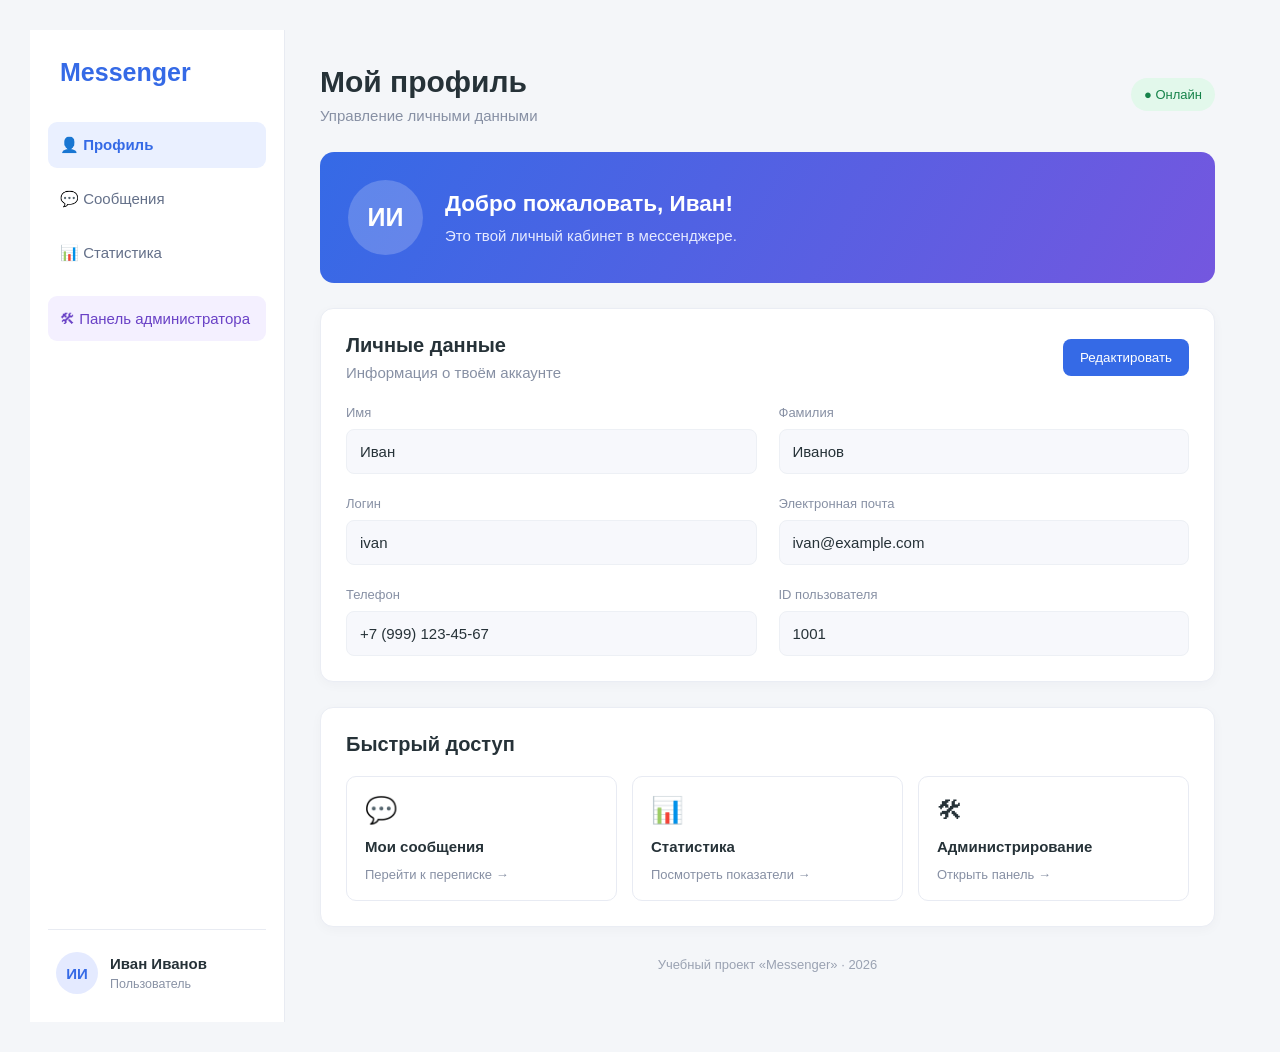
<file: index.html>
<!DOCTYPE html>
<html lang="ru">
<head>
    <meta charset="UTF-8">
    <meta name="viewport" content="width=device-width, initial-scale=1.0">
    <title>Мессенджер — Профиль</title>
    <link rel="stylesheet" href="css/style.css">
</head>
<body>

<div class="app">
    <aside class="sidebar">
        <div class="logo">Messenger</div>

        <nav class="navigation">
            <a href="index.html" class="nav-link active">👤 Профиль</a>
            <a href="massages.html" class="nav-link">💬 Сообщения</a>
            <a href="stats.html" class="nav-link">📊 Статистика</a>
            <a href="admin.html" class="nav-link admin-link">🛠 Панель администратора</a>
        </nav>

        <div class="sidebar-bottom">
            <span class="avatar">ИИ</span>
            <div>
                <strong>Иван Иванов</strong>
                <small>Пользователь</small>
            </div>
        </div>
    </aside>

    <main class="main-content">
        <header class="page-header">
            <div>
                <h1>Мой профиль</h1>
                <p>Управление личными данными</p>
            </div>
            <span class="online-badge">● Онлайн</span>
        </header>

        <section class="welcome-card">
            <div class="large-avatar">ИИ</div>
            <div>
                <h2>Добро пожаловать, Иван!</h2>
                <p>Это твой личный кабинет в мессенджере.</p>
            </div>
        </section>

        <section class="card">
            <div class="section-heading">
                <div>
                    <h2>Личные данные</h2>
                    <p>Информация о твоём аккаунте</p>
                </div>
                <button class="button" type="button">Редактировать</button>
            </div>

            <div class="profile-grid">
                <div class="field">
                    <label>Имя</label>
                    <div class="field-value">Иван</div>
                </div>

                <div class="field">
                    <label>Фамилия</label>
                    <div class="field-value">Иванов</div>
                </div>

                <div class="field">
                    <label>Логин</label>
                    <div class="field-value">ivan</div>
                </div>

                <div class="field">
                    <label>Электронная почта</label>
                    <div class="field-value">ivan@example.com</div>
                </div>

                <div class="field">
                    <label>Телефон</label>
                    <div class="field-value">+7 (999) 123-45-67</div>
                </div>

                <div class="field">
                    <label>ID пользователя</label>
                    <div class="field-value">1001</div>
                </div>
            </div>
        </section>

        <section class="card">
            <h2>Быстрый доступ</h2>

            <div class="quick-links">
                <a href="messages.html" class="quick-card">
                    <span class="quick-icon">💬</span>
                    <strong>Мои сообщения</strong>
                    <span>Перейти к переписке →</span>
                </a>

                <a href="stats.html" class="quick-card">
                    <span class="quick-icon">📊</span>
                    <strong>Статистика</strong>
                    <span>Посмотреть показатели →</span>
                </a>

                <a href="admin.html" class="quick-card">
                    <span class="quick-icon">🛠</span>
                    <strong>Администрирование</strong>
                    <span>Открыть панель →</span>
                </a>
            </div>
        </section>

        <footer class="footer">
            Учебный проект «Messenger» · 2026
        </footer>
    </main>
</div>

</body>
</html>
</file>
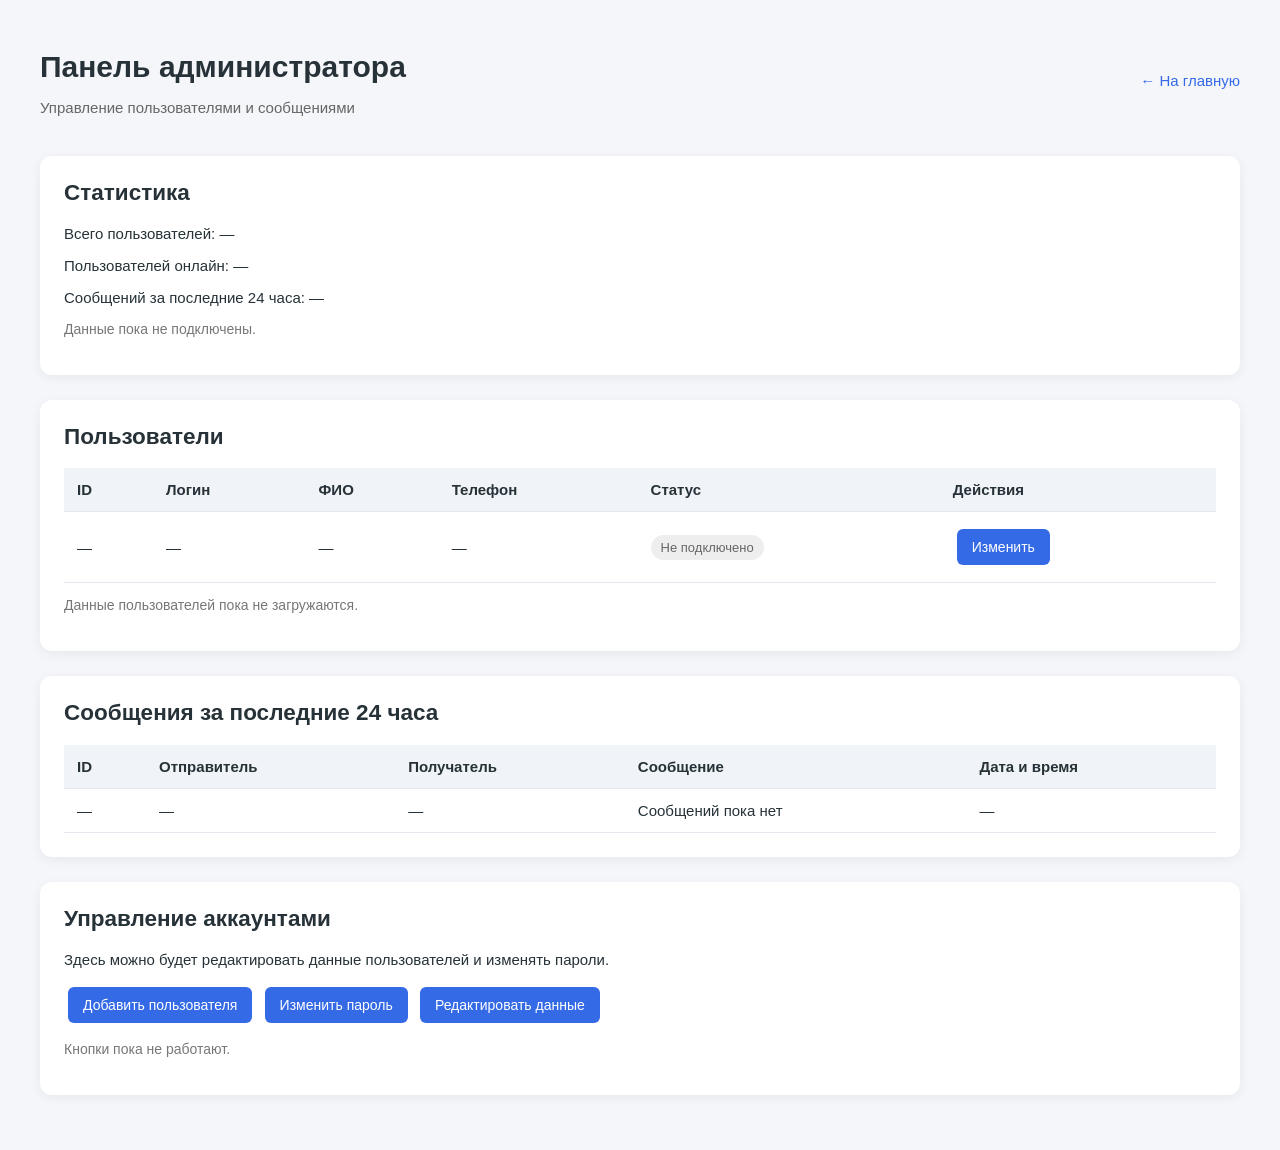
<file: admin.html>
<!DOCTYPE html>
<html lang="ru">
<head>
    <meta charset="UTF-8">
    <meta name="viewport" content="width=device-width, initial-scale=1.0">
    <title>Панель администратора</title>
    <link rel="stylesheet" href="css/style.css">
</head>
<body>
<div class="admin-container">
    <header class="admin-header">
        <div>
            <h1>Панель администратора</h1>
            <p>Управление пользователями и сообщениями</p>
        </div>
        <a href="index.html" class="back-link">← На главную</a>
    </header>
    <!-- Статистика -->
    <section class="admin-card">
        <h2>Статистика</h2>
        <p>Всего пользователей: —</p>
        <p>Пользователей онлайн: —</p>
        <p>Сообщений за последние 24 часа: —</p>
        <p class="placeholder">Данные пока не подключены.</p>
    </section>
    <!-- Пользователи -->
    <section class="admin-card">
        <h2>Пользователи</h2>
        <table class="admin-table">
            <thead>
                <tr>
                    <th>ID</th>
                    <th>Логин</th>
                    <th>ФИО</th>
                    <th>Телефон</th>
                    <th>Статус</th>
                    <th>Действия</th>
                </tr>
            </thead>
            <tbody>
                <tr>
                    <td>—</td>
                    <td>—</td>
                    <td>—</td>
                    <td>—</td>
                    <td><span class="status">Не подключено</span></td>
                    <td>
                        <button type="button" class="admin-btn">
                            Изменить
                        </button>
                    </td>
                </tr>
            </tbody>
        </table>
        <p class="placeholder">
            Данные пользователей пока не загружаются.
        </p>
    </section>
    <!-- Сообщения -->
    <section class="admin-card">
        <h2>Сообщения за последние 24 часа</h2>
        <table class="admin-table">
            <thead>
                <tr>
                    <th>ID</th>
                    <th>Отправитель</th>
                    <th>Получатель</th>
                    <th>Сообщение</th>
                    <th>Дата и время</th>
                </tr>
            </thead>
            <tbody>
                <tr>
                    <td>—</td>
                    <td>—</td>
                    <td>—</td>
                    <td>Сообщений пока нет</td>
                    <td>—</td>
                </tr>
            </tbody>
        </table>
    </section>
    <!-- Управление аккаунтами -->
    <section class="admin-card">
        <h2>Управление аккаунтами</h2>
        <p>
            Здесь можно будет редактировать данные пользователей
            и изменять пароли.
        </p>
        <button type="button" class="admin-btn">
            Добавить пользователя
        </button>
        <button type="button" class="admin-btn">
            Изменить пароль
        </button>
        <button type="button" class="admin-btn">
            Редактировать данные
        </button>
        <p class="placeholder">
            Кнопки пока не работают.
        </p>
    </section>
</div>
</body>
</html>
</file>
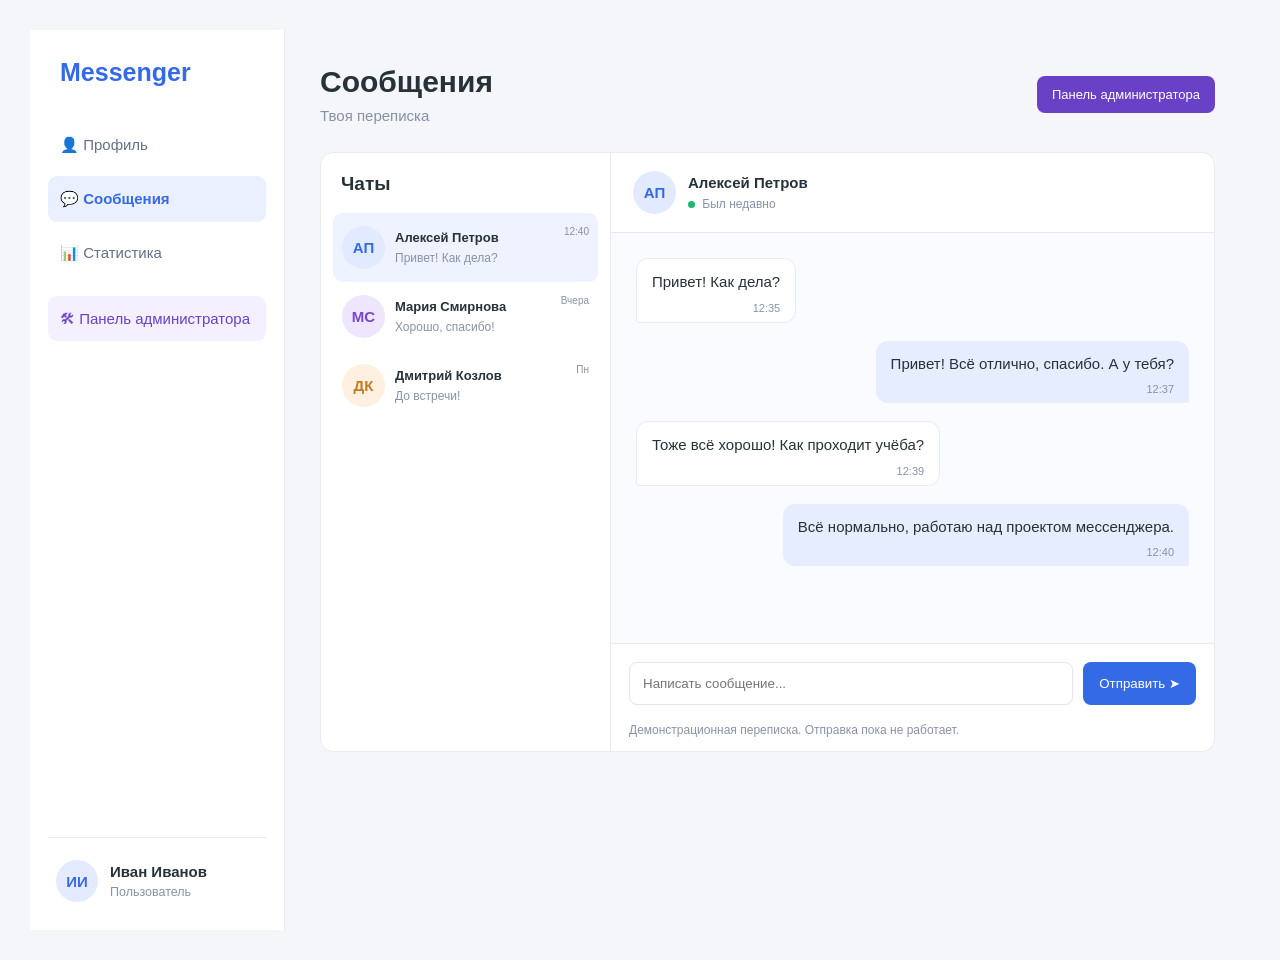
<file: massages.html>
<!DOCTYPE html>
<html lang="ru">

<head>
    <meta charset="UTF-8">
    <meta name="viewport" content="width=device-width, initial-scale=1.0">
    <title>Мессенджер — Сообщения</title>
    <link rel="stylesheet" href="css/style.css">
    <link rel="stylesheet" href="css/messages.css">
</head>

<body>

    <div class="app">
        <aside class="sidebar">
            <div class="logo">Messenger</div>

            <nav class="navigation">
                <a href="index.html" class="nav-link">👤 Профиль</a>
                <a href="massages.html" class="nav-link active">💬 Сообщения</a>
                <a href="stats.html" class="nav-link">📊 Статистика</a>
                <a href="admin.html" class="nav-link admin-link">🛠 Панель администратора</a>
            </nav>

            <div class="sidebar-bottom">
                <span class="avatar">ИИ</span>
                <div>
                    <strong>Иван Иванов</strong>
                    <small>Пользователь</small>
                </div>
            </div>
        </aside>

        <main class="main-content messages-content">
            <header class="page-header">
                <div>
                    <h1>Сообщения</h1>
                    <p>Твоя переписка</p>
                </div>
                <a href="admin.html" class="admin-button">Панель администратора</a>
            </header>

            <section class="chat-layout">
                <aside class="contacts">
                    <h2>Чаты</h2>

                    <div class="contact active-contact">
                        <div class="contact-avatar blue">АП</div>
                        <div class="contact-info">
                            <strong>Алексей Петров</strong>
                            <p>Привет! Как дела?</p>
                        </div>
                        <span class="contact-time">12:40</span>
                    </div>

                    <div class="contact">
                        <div class="contact-avatar purple">МС</div>
                        <div class="contact-info">
                            <strong>Мария Смирнова</strong>
                            <p>Хорошо, спасибо!</p>
                        </div>
                        <span class="contact-time">Вчера</span>
                    </div>

                    <div class="contact">
                        <div class="contact-avatar orange">ДК</div>
                        <div class="contact-info">
                            <strong>Дмитрий Козлов</strong>
                            <p>До встречи!</p>
                        </div>
                        <span class="contact-time">Пн</span>
                    </div>
                </aside>

                <section class="chat-window">
                    <header class="chat-header">
                        <div class="contact-avatar blue">АП</div>
                        <div>
                            <strong>Алексей Петров</strong>
                            <p><span class="online-dot"></span> Был недавно</p>
                        </div>
                    </header>

                    <div class="chat-messages">
                        <div class="message received">
                            <p>Привет! Как дела?</p>
                            <span>12:35</span>
                        </div>

                        <div class="message sent">
                            <p>Привет! Всё отлично, спасибо. А у тебя?</p>
                            <span>12:37</span>
                        </div>

                        <div class="message received">
                            <p>Тоже всё хорошо! Как проходит учёба?</p>
                            <span>12:39</span>
                        </div>

                        <div class="message sent">
                            <p>Всё нормально, работаю над проектом мессенджера.</p>
                            <span>12:40</span>
                        </div>
                    </div>

                    <form class="message-form">
                        <input type="text" placeholder="Написать сообщение..." aria-label="Сообщение">
                        <button type="button">Отправить ➤</button>
                    </form>
                    <p class="demo-note">Демонстрационная переписка. Отправка пока не работает.</p>
                </section>
            </section>
        </main>
    </div>

</body>

</html>
</file>
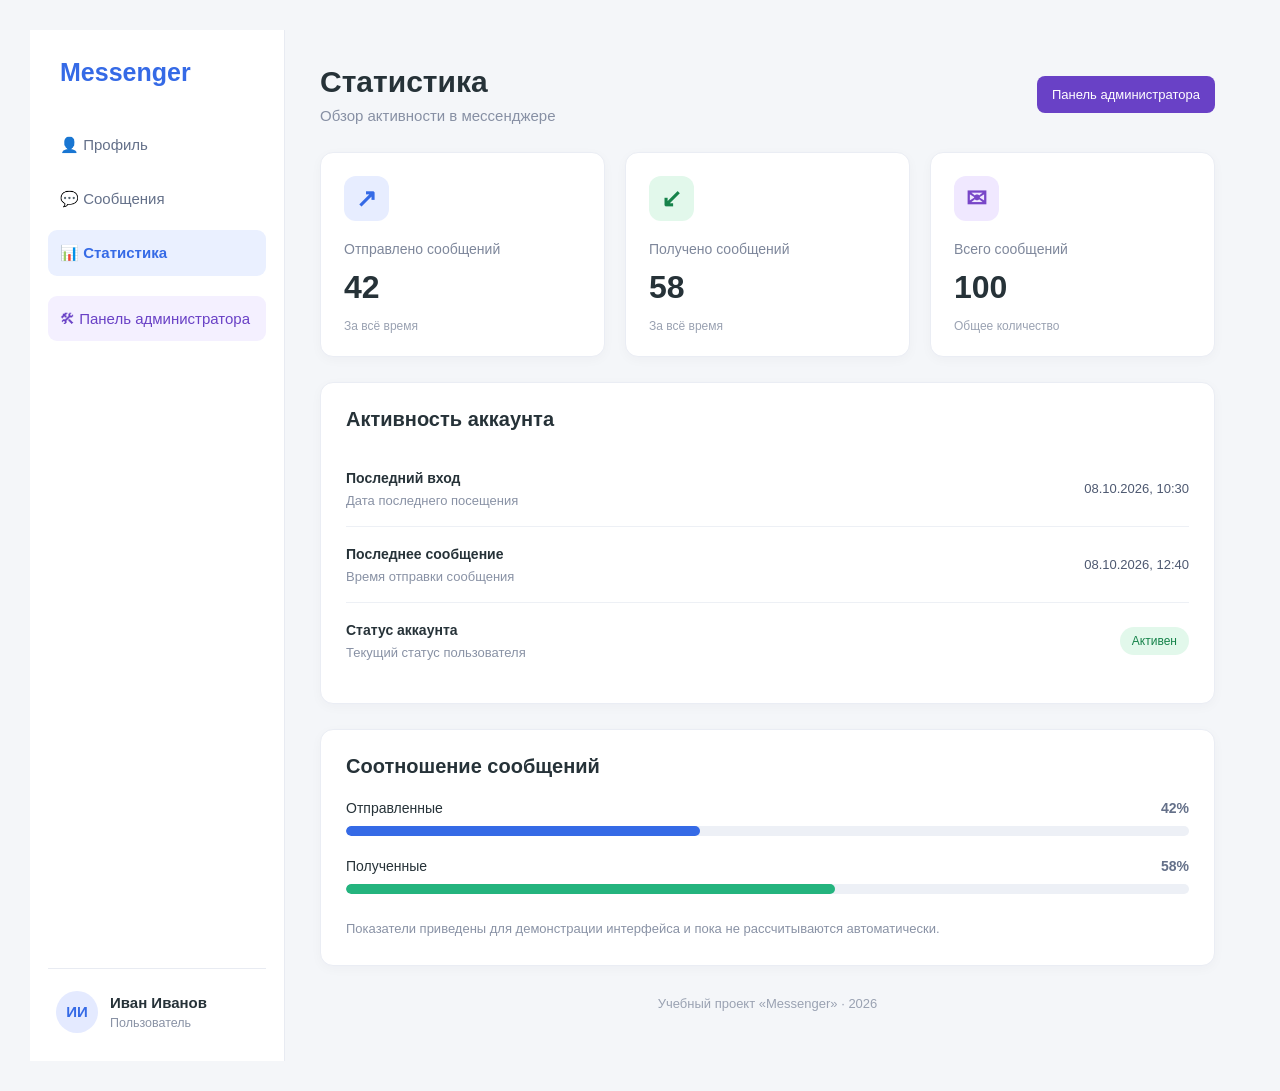
<file: stats.html>
<!DOCTYPE html>
<html lang="ru">
<head>
    <meta charset="UTF-8">
    <meta name="viewport" content="width=device-width, initial-scale=1.0">
    <title>Мессенджер — Статистика</title>
    <link rel="stylesheet" href="css/style.css">
    <link rel="stylesheet" href="css/stats.css">
</head>
<body>

<div class="app">
    <aside class="sidebar">
        <div class="logo">Messenger</div>

        <nav class="navigation">
            <a href="index.html" class="nav-link">👤 Профиль</a>
            <a href="massages.html" class="nav-link">💬 Сообщения</a>
            <a href="stats.html" class="nav-link active">📊 Статистика</a>
            <a href="admin.html" class="nav-link admin-link">🛠 Панель администратора</a>
        </nav>

        <div class="sidebar-bottom">
            <span class="avatar">ИИ</span>
            <div>
                <strong>Иван Иванов</strong>
                <small>Пользователь</small>
            </div>
        </div>
    </aside>

    <main class="main-content">
        <header class="page-header">
            <div>
                <h1>Статистика</h1>
                <p>Обзор активности в мессенджере</p>
            </div>

            <a href="admin.html" class="stats-admin-button">
                Панель администратора
            </a>
        </header>

        <section class="stats-grid">
            <div class="stat-card">
                <div class="stat-icon sent-icon">↗</div>
                <p>Отправлено сообщений</p>
                <h2>42</h2>
                <span>За всё время</span>
            </div>

            <div class="stat-card">
                <div class="stat-icon received-icon">↙</div>
                <p>Получено сообщений</p>
                <h2>58</h2>
                <span>За всё время</span>
            </div>

            <div class="stat-card">
                <div class="stat-icon total-icon">✉</div>
                <p>Всего сообщений</p>
                <h2>100</h2>
                <span>Общее количество</span>
            </div>
        </section>

        <section class="card">
            <h2>Активность аккаунта</h2>

            <div class="activity-row">
                <div>
                    <strong>Последний вход</strong>
                    <p>Дата последнего посещения</p>
                </div>
                <span class="activity-value">08.10.2026, 10:30</span>
            </div>

            <div class="activity-row">
                <div>
                    <strong>Последнее сообщение</strong>
                    <p>Время отправки сообщения</p>
                </div>
                <span class="activity-value">08.10.2026, 12:40</span>
            </div>

            <div class="activity-row">
                <div>
                    <strong>Статус аккаунта</strong>
                    <p>Текущий статус пользователя</p>
                </div>
                <span class="account-status">Активен</span>
            </div>
        </section>

        <section class="card">
            <h2>Соотношение сообщений</h2>

            <div class="bar-label">
                <span>Отправленные</span>
                <strong>42%</strong>
            </div>
            <div class="progress">
                <div class="progress-fill sent-fill"></div>
            </div>

            <div class="bar-label">
                <span>Полученные</span>
                <strong>58%</strong>
            </div>
            <div class="progress">
                <div class="progress-fill received-fill"></div>
            </div>

            <p class="stats-note">
                Показатели приведены для демонстрации интерфейса
                и пока не рассчитываются автоматически.
            </p>
        </section>

        <footer class="footer">
            Учебный проект «Messenger» · 2026
        </footer>
    </main>
</div>

</body>
</html>
</file>
<file: css/style.css>
* {
    box-sizing: border-box;
}

body {
    margin: 0;
    background: #f4f6fb;
    color: #253047;
    font-family: Arial, sans-serif;
    font-size: 15px;
}

a {
    color: inherit;
    text-decoration: none;
}

.app {
    display: flex;
    min-height: 100vh;
}

.sidebar {
    width: 255px;
    flex-shrink: 0;
    background: #fff;
    border-right: 1px solid #e8ebf2;
    padding: 28px 18px;
    display: flex;
    flex-direction: column;
}

.logo {
    font-size: 25px;
    font-weight: bold;
    color: #356ae6;
    padding: 0 12px 35px;
}

.navigation {
    display: flex;
    flex-direction: column;
    gap: 8px;
}

.nav-link {
    display: block;
    padding: 14px 12px;
    border-radius: 9px;
    color: #647089;
    transition: 0.2s;
}

.nav-link:hover {
    background: #f0f4ff;
    color: #356ae6;
}

.nav-link.active {
    background: #eaf0ff;
    color: #356ae6;
    font-weight: bold;
}

.admin-link {
    margin-top: 12px;
    background: #f4f0ff;
    color: #6941c6;
}

.admin-link:hover {
    background: #e9e0ff;
    color: #5630ad;
}

.sidebar-bottom {
    display: flex;
    align-items: center;
    gap: 12px;
    margin-top: auto;
    padding: 22px 8px 0;
    border-top: 1px solid #e8ebf2;
}

.sidebar-bottom strong,
.sidebar-bottom small {
    display: block;
}

.sidebar-bottom small {
    margin-top: 5px;
    color: #8992a5;
}

.avatar,
.large-avatar {
    display: flex;
    align-items: center;
    justify-content: center;
    border-radius: 50%;
    background: #e4eaff;
    color: #356ae6;
    font-weight: bold;
}

.avatar {
    width: 42px;
    height: 42px;
}

.main-content {
    flex: 1;
    min-width: 0;
    max-width: 1500px;
    margin: 0 auto;
    padding: 35px;
}

.page-header {
    display: flex;
    justify-content: space-between;
    align-items: center;
    gap: 15px;
    margin-bottom: 28px;
}

.page-header h1 {
    margin: 0 0 8px;
    font-size: 30px;
}

.page-header p,
.section-heading p {
    margin: 0;
    color: #8790a4;
}

.online-badge {
    padding: 9px 13px;
    background: #e2f8eb;
    color: #16834a;
    border-radius: 20px;
    font-size: 13px;
}

.welcome-card {
    display: flex;
    align-items: center;
    gap: 22px;
    padding: 28px;
    margin-bottom: 25px;
    border-radius: 14px;
    background: linear-gradient(120deg, #356ae6, #7457df);
    color: white;
}

.large-avatar {
    width: 75px;
    height: 75px;
    flex-shrink: 0;
    background: rgba(255, 255, 255, 0.2);
    color: white;
    font-size: 25px;
}

.welcome-card h2 {
    margin: 0 0 10px;
}

.welcome-card p {
    margin: 0;
    color: #e6eaff;
}

.card {
    background: #fff;
    padding: 25px;
    border: 1px solid #eaedf4;
    border-radius: 13px;
    margin-bottom: 25px;
    box-shadow: 0 3px 12px rgba(20, 35, 70, 0.03);
}

.card h2 {
    margin: 0 0 20px;
    font-size: 20px;
}

.section-heading {
    display: flex;
    justify-content: space-between;
    align-items: center;
    gap: 15px;
    margin-bottom: 24px;
}

.section-heading h2 {
    margin-bottom: 7px;
}

.button {
    border: 0;
    padding: 11px 17px;
    border-radius: 8px;
    background: #356ae6;
    color: #fff;
    cursor: pointer;
}

.button:hover {
    background: #2454c5;
}

.profile-grid {
    display: grid;
    grid-template-columns: repeat(2, minmax(0, 1fr));
    gap: 22px;
}

.field label {
    display: block;
    margin-bottom: 9px;
    color: #8790a4;
    font-size: 13px;
}

.field-value {
    padding: 13px;
    background: #f7f8fc;
    border: 1px solid #edf0f5;
    border-radius: 8px;
    overflow-wrap: anywhere;
}

.quick-links {
    display: grid;
    grid-template-columns: repeat(3, minmax(0, 1fr));
    gap: 15px;
}

.quick-card {
    display: flex;
    flex-direction: column;
    gap: 12px;
    padding: 18px;
    border: 1px solid #e8ebf3;
    border-radius: 10px;
    transition: 0.2s;
}

.quick-card:hover {
    border-color: #9db6ff;
    transform: translateY(-2px);
}

.quick-card>span:last-child {
    color: #8790a4;
    font-size: 13px;
}

.quick-icon {
    font-size: 26px;
}

.footer {
    padding: 5px 0 15px;
    color: #9aa2b2;
    text-align: center;
    font-size: 13px;
}

@media (max-width: 900px) {
    .sidebar {
        width: 210px;
    }

    .main-content {
        padding: 22px;
    }

    .quick-links {
        grid-template-columns: 1fr;
    }
}

@media (max-width: 650px) {
    .app {
        flex-direction: column;
    }

    .sidebar {
        width: 100%;
        padding: 16px;
    }

    .logo {
        padding: 0 8px 15px;
    }

    .navigation {
        display: grid;
        grid-template-columns: repeat(2, minmax(0, 1fr));
    }

    .nav-link {
        font-size: 13px;
        padding: 11px 8px;
    }

    .sidebar-bottom {
        margin-top: 18px;
    }

    .main-content {
        padding: 16px;
    }

    .page-header h1 {
        font-size: 25px;
    }

    .welcome-card {
        padding: 20px;
        gap: 14px;
    }

    .large-avatar {
        width: 55px;
        height: 55px;
    }

    .profile-grid {
        grid-template-columns: 1fr;
    }

    .section-heading {
        align-items: flex-start;
        flex-direction: column;
    }
}

/* Основные настройки */
body {
    margin: 0;
    padding: 30px;
    background: #f4f6f9;
    font-family: Arial, sans-serif;
    color: #263238;
}
.admin-container {
    max-width: 1200px;
    margin: 0 auto;
}
/* Заголовок */
.admin-header {
    display: flex;
    justify-content: space-between;
    align-items: center;
    flex-wrap: wrap;
    gap: 15px;
    margin-bottom: 25px;
}
.admin-header h1 {
    margin-bottom: 10px;
}
.admin-header p {
    color: #666;
}
/* Блоки */
.admin-card {
    background: #fff;
    padding: 24px;
    margin-bottom: 25px;
    border-radius: 12px;
    box-shadow: 0 3px 12px rgba(0, 0, 0, 0.06);
    overflow-x: auto;
}
.admin-card h2 {
    margin-top: 0;
    color: #263238;
}
/* Таблицы */
.admin-table {
    width: 100%;
    border-collapse: collapse;
    min-width: 650px;
}
.admin-table th,
.admin-table td {
    padding: 13px;
    border-bottom: 1px solid #e5e9ef;
    text-align: left;
}
.admin-table th {
    background: #f0f3f8;
    color: #263238;
}
.admin-table tbody tr:hover {
    background: #f8faff;
}
/* Кнопки */
.admin-btn {
    padding: 10px 15px;
    margin: 4px;
    border: none;
    border-radius: 6px;
    background: #356ae6;
    color: #fff;
    font-size: 14px;
    cursor: pointer;
}
.admin-btn:hover {
    background: #2454c5;
}
/* Статус пользователя */
.status {
    display: inline-block;
    padding: 5px 10px;
    border-radius: 15px;
    background: #eeeeee;
    color: #666;
    font-size: 13px;
}
/* Подсказки */
.placeholder {
    color: #777;
    font-size: 14px;
}
/* Ссылка назад */
.back-link {
    color: #356ae6;
    text-decoration: none;
}
.back-link:hover {
    text-decoration: underline;
}
/* Адаптация для телефонов */
@media (max-width: 600px) {
    body {
        padding: 15px;
    }
    .admin-card {
        padding: 15px;
    }
    .admin-header h1 {
        font-size: 25px;
    }
}
</file>
<file: css/messages.css>
.messages-content {
    max-width: 1600px;
}

.admin-button {
    display: inline-block;
    padding: 11px 15px;
    border-radius: 8px;
    background: #6941c6;
    color: #fff;
    font-size: 13px;
}

.admin-button:hover {
    background: #5630ad;
}

.chat-layout {
    display: grid;
    grid-template-columns: 290px minmax(0, 1fr);
    min-height: 600px;
    background: #fff;
    border: 1px solid #e8ebf2;
    border-radius: 13px;
    overflow: hidden;
}

.contacts {
    border-right: 1px solid #e8ebf2;
    padding: 20px 12px;
}

.contacts h2 {
    margin: 0 8px 18px;
    font-size: 19px;
}

.contact {
    display: flex;
    align-items: center;
    gap: 10px;
    padding: 13px 9px;
    border-radius: 9px;
    cursor: pointer;
}

.contact:hover,
.active-contact {
    background: #eef3ff;
}

.contact-avatar {
    display: flex;
    justify-content: center;
    align-items: center;
    width: 43px;
    height: 43px;
    flex-shrink: 0;
    border-radius: 50%;
    font-weight: bold;
}

.blue {
    background: #e1eaff;
    color: #356ae6;
}

.purple {
    background: #eee5ff;
    color: #7846c8;
}

.orange {
    background: #fff0df;
    color: #c57b24;
}

.contact-info {
    min-width: 0;
    flex: 1;
}

.contact-info strong {
    display: block;
    font-size: 13px;
}

.contact-info p {
    margin: 6px 0 0;
    color: #8992a5;
    font-size: 12px;
    overflow: hidden;
    white-space: nowrap;
    text-overflow: ellipsis;
}

.contact-time {
    align-self: flex-start;
    color: #8992a5;
    font-size: 10px;
}

.chat-window {
    display: flex;
    flex-direction: column;
    min-width: 0;
}

.chat-header {
    display: flex;
    align-items: center;
    gap: 12px;
    padding: 18px 22px;
    border-bottom: 1px solid #e8ebf2;
}

.chat-header p {
    margin: 6px 0 0;
    color: #8992a5;
    font-size: 12px;
}

.online-dot {
    display: inline-block;
    width: 7px;
    height: 7px;
    margin-right: 4px;
    border-radius: 50%;
    background: #22b573;
}

.chat-messages {
    display: flex;
    flex-direction: column;
    gap: 18px;
    flex: 1;
    padding: 25px;
    background: #fafbfe;
}

.message {
    max-width: 75%;
    padding: 12px 15px 8px;
    border-radius: 12px;
}

.message p {
    margin: 0 0 8px;
    line-height: 1.5;
    overflow-wrap: anywhere;
}

.message span {
    display: block;
    text-align: right;
    color: #8992a5;
    font-size: 11px;
}

.received {
    align-self: flex-start;
    background: #fff;
    border: 1px solid #e8ebf2;
    border-bottom-left-radius: 3px;
}

.sent {
    align-self: flex-end;
    background: #e6edff;
    border-bottom-right-radius: 3px;
}

.message-form {
    display: flex;
    gap: 10px;
    padding: 18px;
    border-top: 1px solid #e8ebf2;
}

.message-form input {
    flex: 1;
    min-width: 0;
    padding: 13px;
    border: 1px solid #e0e5ef;
    border-radius: 8px;
    outline: none;
}

.message-form input:focus {
    border-color: #356ae6;
}

.message-form button {
    padding: 12px 16px;
    border: 0;
    border-radius: 8px;
    background: #356ae6;
    color: #fff;
    cursor: pointer;
}

.demo-note {
    margin: 0;
    padding: 0 18px 14px;
    color: #8992a5;
    font-size: 12px;
}

@media (max-width: 850px) {
    .chat-layout {
        grid-template-columns: 1fr;
    }

    .contacts {
        border-right: 0;
        border-bottom: 1px solid #e8ebf2;
    }

    .contact {
        max-width: 100%;
    }

    .chat-messages {
        min-height: 300px;
        padding: 16px;
    }
}

@media (max-width: 500px) {
    .message {
        max-width: 90%;
    }

    .message-form {
        flex-wrap: wrap;
        padding: 12px;
    }

    .message-form button {
        width: 100%;
    }
}
</file>
<file: css/stats.css>
.stats-admin-button {
    display: inline-block;
    padding: 11px 15px;
    border-radius: 8px;
    background: #6941c6;
    color: #fff;
    font-size: 13px;
    text-align: center;
}

.stats-admin-button:hover {
    background: #5630ad;
}

.stats-grid {
    display: grid;
    grid-template-columns: repeat(3, minmax(0, 1fr));
    gap: 20px;
    margin-bottom: 25px;
}

.stat-card {
    padding: 23px;
    background: #fff;
    border: 1px solid #eaedf4;
    border-radius: 13px;
    box-shadow: 0 3px 12px rgba(20, 35, 70, 0.03);
}

.stat-icon {
    display: flex;
    align-items: center;
    justify-content: center;
    width: 45px;
    height: 45px;
    margin-bottom: 20px;
    border-radius: 12px;
    font-size: 25px;
    font-weight: bold;
}

.sent-icon {
    background: #e7edff;
    color: #356ae6;
}

.received-icon {
    background: #e2f8eb;
    color: #16834a;
}

.total-icon {
    background: #f0e8ff;
    color: #7846c8;
}

.stat-card p {
    margin: 0 0 12px;
    color: #7e879b;
    font-size: 14px;
}

.stat-card h2 {
    margin: 0 0 10px;
    font-size: 32px;
}

.stat-card > span {
    color: #9aa2b2;
    font-size: 12px;
}

.activity-row {
    display: flex;
    justify-content: space-between;
    align-items: center;
    gap: 20px;
    padding: 18px 0;
    border-bottom: 1px solid #edf0f5;
}

.activity-row:last-child {
    border-bottom: 0;
}

.activity-row strong {
    font-size: 14px;
}

.activity-row p {
    margin: 7px 0 0;
    color: #8992a5;
    font-size: 13px;
}

.activity-value {
    color: #4d5870;
    font-size: 13px;
    text-align: right;
}

.account-status {
    padding: 7px 12px;
    border-radius: 20px;
    background: #e2f8eb;
    color: #16834a;
    font-size: 12px;
}

.bar-label {
    display: flex;
    justify-content: space-between;
    gap: 12px;
    margin: 22px 0 10px;
    font-size: 14px;
}

.bar-label strong {
    color: #647089;
}

.progress {
    width: 100%;
    height: 10px;
    overflow: hidden;
    border-radius: 10px;
    background: #edf0f6;
}

.progress-fill {
    height: 100%;
    border-radius: 10px;
}

.sent-fill {
    width: 42%;
    background: #356ae6;
}

.received-fill {
    width: 58%;
    background: #24b47e;
}

.stats-note {
    margin: 25px 0 0;
    color: #8992a5;
    font-size: 13px;
    line-height: 1.6;
}

@media (max-width: 900px) {
    .stats-grid {
        grid-template-columns: 1fr;
    }
}

@media (max-width: 650px) {
    .activity-row {
        align-items: flex-start;
        flex-direction: column;
        gap: 10px;
    }

    .activity-value {
        text-align: left;
    }

    .stats-admin-button {
        width: 100%;
    }
}
</file>
